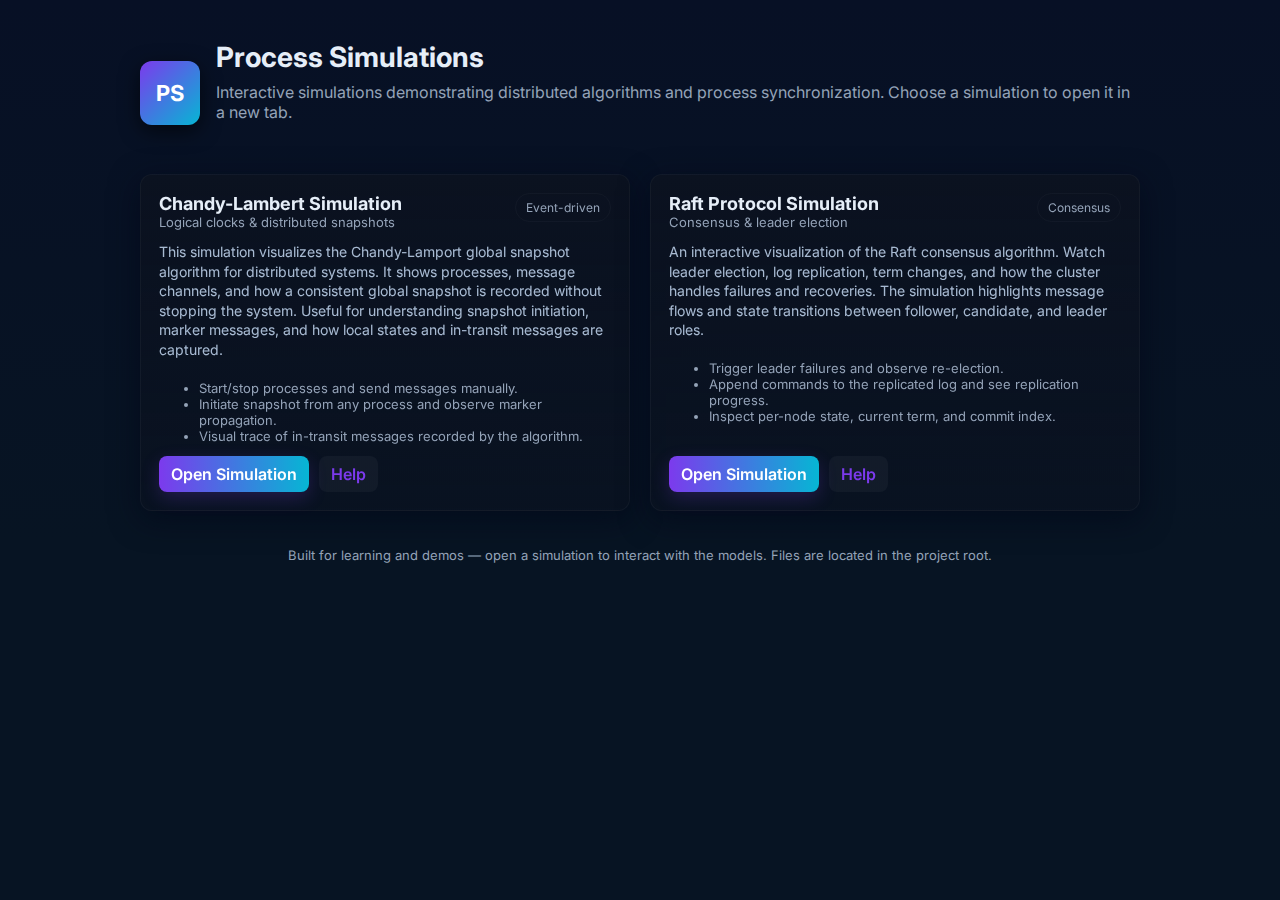
<file: index.html>
<!DOCTYPE html>
<html lang="en">
<head>
    <meta charset="UTF-8">
    <meta name="viewport" content="width=device-width, initial-scale=1.0">
    <title>Process Simulations</title>
    <link href="https://fonts.googleapis.com/css2?family=Inter:wght@300;400;600;700&display=swap" rel="stylesheet">
    <style>
        :root{
            --bg:#0f1724;
            --card:#0b1220;
            --muted:#94a3b8;
            --accent:#7c3aed;
            --glass: rgba(255,255,255,0.04);
        }
        *{box-sizing:border-box}
        body{
            margin:0;
            font-family:Inter, system-ui, -apple-system, "Segoe UI", Roboto, "Helvetica Neue", Arial;
            background: linear-gradient(180deg,#071025 0%, #071423 60%);
            color:#e6eef8;
            -webkit-font-smoothing:antialiased;
            -moz-osx-font-smoothing:grayscale;
            min-height:100vh;
            padding:40px 24px;
        }
        .container{
            max-width:1000px;
            margin:0 auto;
        }
        header{
            display:flex;
            align-items:center;
            gap:16px;
            margin-bottom:28px;
        }
        .logo{
            width:64px;height:64px;border-radius:12px;background:linear-gradient(135deg,var(--accent),#06b6d4);display:flex;align-items:center;justify-content:center;font-weight:700;color:white;font-size:22px;box-shadow:0 6px 20px rgba(0,0,0,0.6);
        }
        h1{font-size:28px;margin:0}
        p.lead{color:var(--muted);margin:8px 0 24px}

        .grid{display:grid;grid-template-columns:repeat(auto-fit,minmax(280px,1fr));gap:20px}
        .card{
            background: linear-gradient(180deg,var(--card), rgba(11,18,32,0.6));
            border-radius:12px;padding:18px;border:1px solid rgba(255,255,255,0.04);-webkit-backdrop-filter: blur(6px);backdrop-filter: blur(6px);
            box-shadow: 0 8px 30px rgba(2,6,23,0.6);
            display:flex;flex-direction:column;gap:12px;
        }
        .row-between{display:flex;justify-content:space-between;align-items:start;gap:12px}
        .features-list{margin:8px 0 0;color:var(--muted);font-size:13px}
        .card h3{margin:0;font-size:18px}
        .meta{color:var(--muted);font-size:13px}
        .desc{color:#cfe5ffcc;font-size:14px;line-height:1.4}
        .actions{margin-top:auto;display:flex;gap:10px}
        .btn{display:inline-flex;align-items:center;gap:8px;padding:8px 12px;border-radius:8px;border:0;background:var(--glass);color:var(--accent);font-weight:600;text-decoration:none}
        .btn.primary{background:linear-gradient(90deg,var(--accent),#06b6d4);color:white;box-shadow:0 6px 18px rgba(124,58,237,0.22)}
        .badge{font-size:12px;color:var(--muted);background:transparent;padding:6px 10px;border-radius:999px;border:1px solid rgba(255,255,255,0.03)}

        footer{margin-top:36px;color:var(--muted);font-size:13px;text-align:center}

        @media (max-width:420px){
            header{align-items:flex-start}
            .logo{width:56px;height:56px}
        }
    </style>
</head>
<body>
    <div class="container">
        <header>
            <div class="logo">PS</div>
            <div>
                <h1>Process Simulations</h1>
                <p class="lead">Interactive simulations demonstrating distributed algorithms and process synchronization. Choose a simulation to open it in a new tab.</p>
            </div>
        </header>

        <section class="grid">
            <article class="card">
                <div class="row-between">
                    <div>
                        <h3>Chandy-Lambert Simulation</h3>
                        <div class="meta">Logical clocks & distributed snapshots</div>
                    </div>
                    <div class="badge">Event-driven</div>
                </div>
                <div class="desc">This simulation visualizes the Chandy-Lamport global snapshot algorithm for distributed systems. It shows processes, message channels, and how a consistent global snapshot is recorded without stopping the system. Useful for understanding snapshot initiation, marker messages, and how local states and in-transit messages are captured.</div>
                <ul class="features-list">
                    <li>Start/stop processes and send messages manually.</li>
                    <li>Initiate snapshot from any process and observe marker propagation.</li>
                    <li>Visual trace of in-transit messages recorded by the algorithm.</li>
                </ul>
                <div class="actions">
                    <a class="btn primary" href="Chandy-Lambert-Simulation.html" target="_blank">Open Simulation</a>
                    <a class="btn" href="#" onclick="alert('No separate docs included. Open the simulation to explore interactively.')">Help</a>
                </div>
            </article>

            <article class="card">
                <div class="row-between">
                    <div>
                        <h3>Raft Protocol Simulation</h3>
                        <div class="meta">Consensus & leader election</div>
                    </div>
                    <div class="badge">Consensus</div>
                </div>
                <div class="desc">An interactive visualization of the Raft consensus algorithm. Watch leader election, log replication, term changes, and how the cluster handles failures and recoveries. The simulation highlights message flows and state transitions between follower, candidate, and leader roles.</div>
                <ul class="features-list">
                    <li>Trigger leader failures and observe re-election.</li>
                    <li>Append commands to the replicated log and see replication progress.</li>
                    <li>Inspect per-node state, current term, and commit index.</li>
                </ul>
                <div class="actions">
                    <a class="btn primary" href="Raft-Protocol-Simulation.html" target="_blank">Open Simulation</a>
                    <a class="btn" href="#" onclick="alert('No separate docs included. Open the simulation to explore interactively.')">Help</a>
                </div>
            </article>
        </section>

        <footer>
            Built for learning and demos — open a simulation to interact with the models. Files are located in the project root.
        </footer>
    </div>
</body>
</html>
</file>
